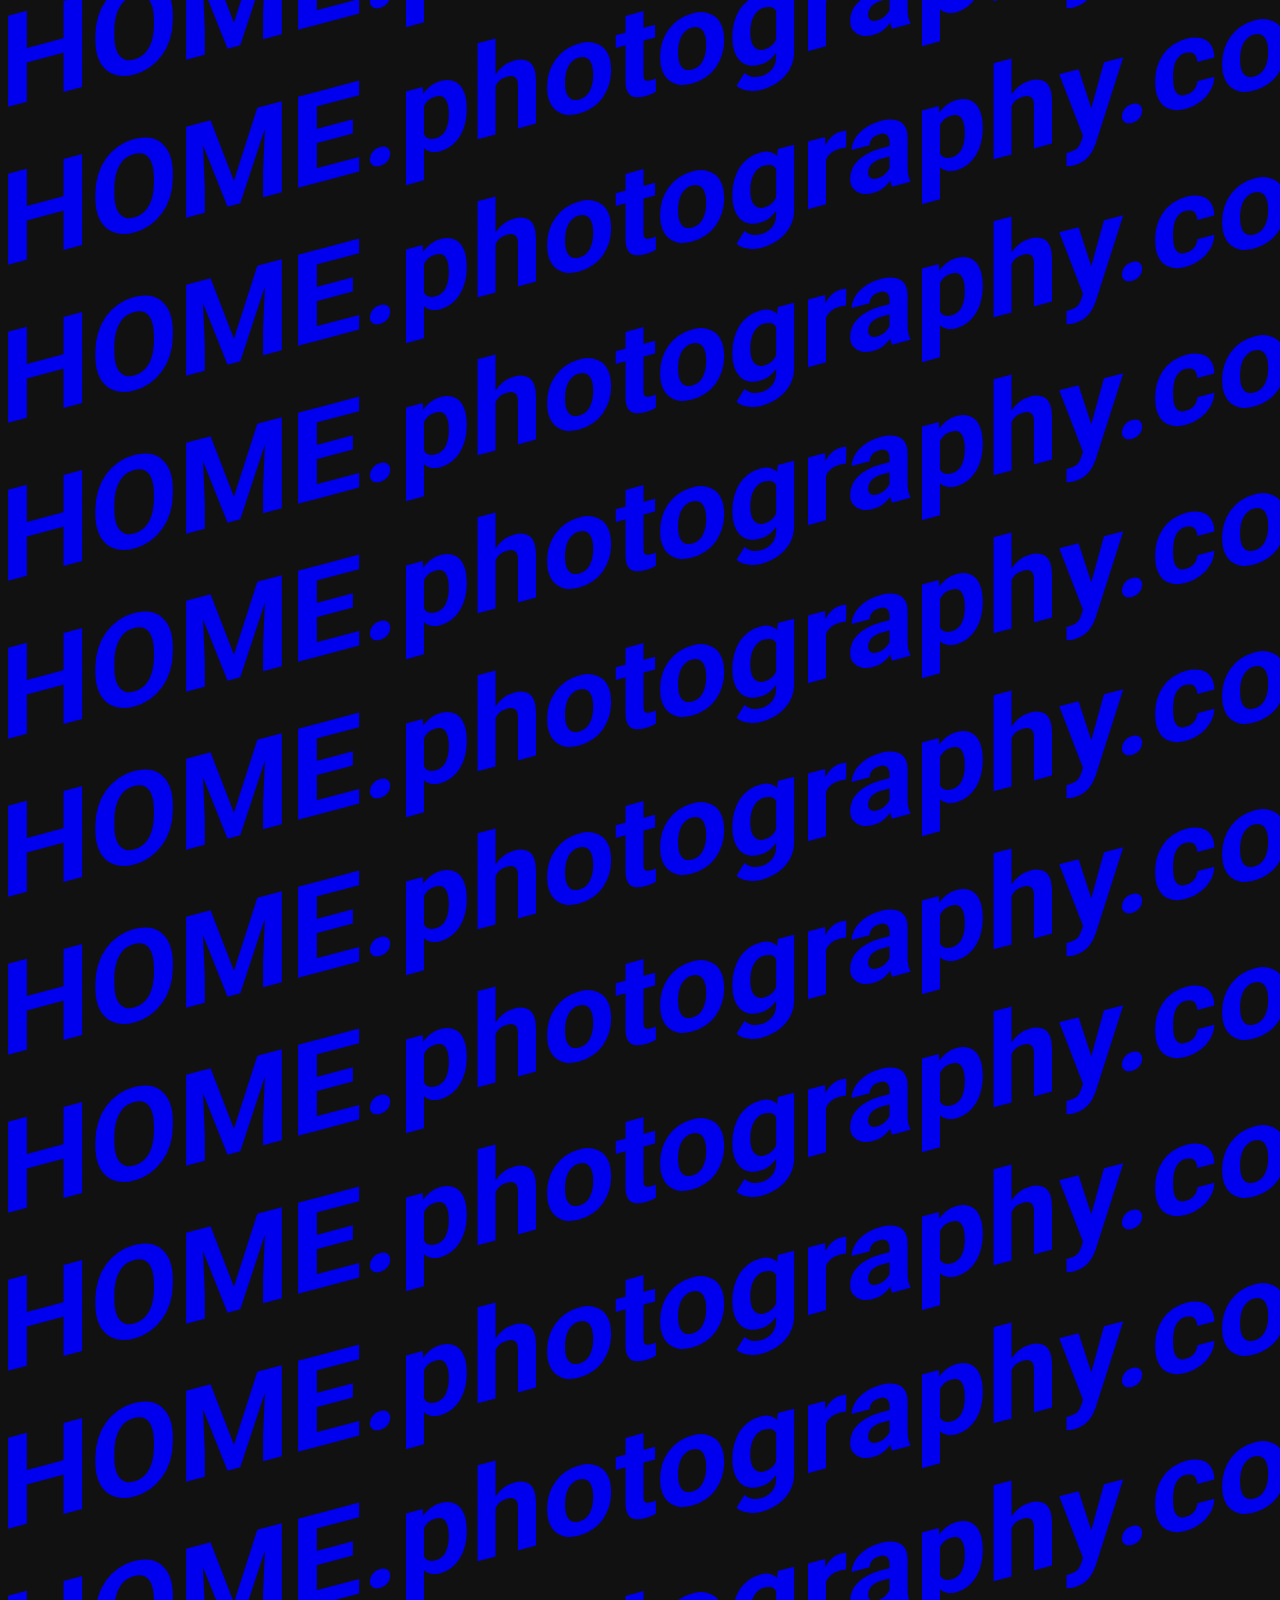
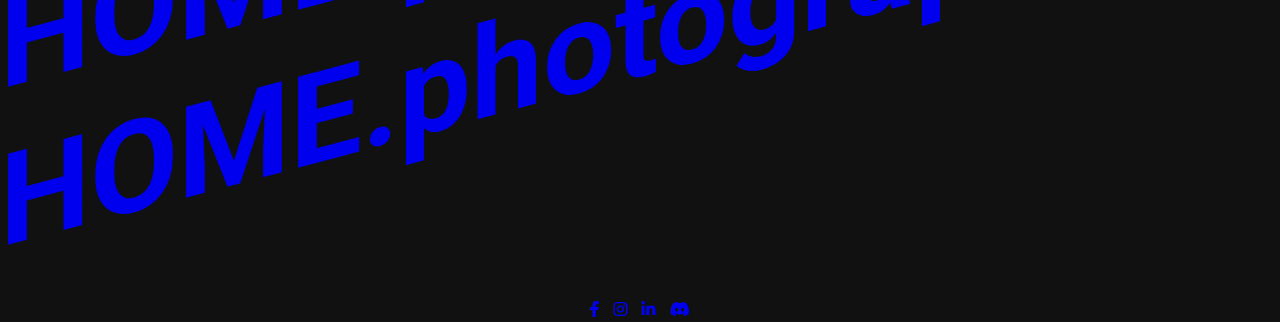
<file: index.html>
<!DOCTYPE html>
<html lang="en">
  <head>
    <meta charset="UTF-8" />
    <meta http-equiv="X-UA-Compatible" content="IE=edge" />
    <meta name="viewport" content="width=device-width, initial-scale=1.0" />
    <title>PortFolio</title>
    <link href="porject_two_style.css" rel="stylesheet" />
    <link
      rel="stylesheet"
      href="https://cdnjs.cloudflare.com/ajax/libs/font-awesome/6.0.0/css/all.min.css"
      integrity="sha512-9usAa10IRO0HhonpyAIVpjrylPvoDwiPUiKdWk5t3PyolY1cOd4DSE0Ga+ri4AuTroPR5aQvXU9xC6qOPnzFeg=="
      crossorigin="anonymous"
      referrerpolicy="no-referrer"/>
  </head>
  <body>
    <!-- <section>
      <div class="layer1"></div>
      <div class="layer2">
        <nav>
          <a href="#" href="project_two.html">
            <img src="\images\image-removebg-preview.png" />
          </a>
          <div class="nav-link" onclick="hideMenu()">
            <i onclick="hideMenu()"></i>
            <ul>
              <li><a href="#" href="">Social</a></li>
              <li><a href="#" href="">Hobbies</a></li>
              <li><a href="#" href="">Photos</a></li>
              <li><a href="#" href="">About</a></li>
            </ul>
            <i onclick="showMenu()"></i>
            <div class="card">
          
              
            </div>
          </div>
        </nav>
      </div>
    </section> -->
    <section class="image">
      <div class="text">
        <h2 style="--i:0.5"><a href="project_two.html">HOME.</a><a href="photography.html">photography.</a><a href="coding.html">coding.</a><a href="contact_us.html">contact us.</a><a href="#">HOME.</a>
          <a href="photography.html">photography.</a><a href="coding.html">coding.</a><a href="#">HOME.</a><a href="photography.html">photography.</a><a href="coding.html">coding.</a><a href="contact_us.html">contact us.</a><a href="#">HOME.</a>
          <a href="photography.html">photography.</a><a href="coding.html">coding.</a><a href="#">HOME.</a><a href="photography.html">photography.</a><a href="coding.html">coding.</a><a href="contact_us.html">contact us.</a><a href="#">HOME.</a>
          <a href="photography.html">photography.</a><a href="coding.html">coding.</a><a href="#">HOME.</a><a href="photography.html">photography.</a><a href="coding.html">coding.</a><a href="contact_us.html">contact us.</a><a href="#">HOME.</a>
          <a href="photography.html">photography.</a><a href="coding.html">coding.</a><a href="#">HOME.</a><a href="photography.html">photography.</a><a href="coding.html">coding.</a><a href="contact_us.html">contact us.</a><a href="#">HOME.</a>
          <a href="photography.html">photography.</a><a href="coding.html">coding.</a><a href="#">HOME.</a><a href="photography.html">photography.</a><a href="coding.html">coding.</a><a href="contact_us.html">contact us.</a><a href="#">HOME.</a>
          <a href="photography.html">photography.</a><a href="coding.html">coding.</a></h2>
          <h2 style="--i:2.0"><a href="#">HOME.</a><a href="photography.html">photography.</a><a href="coding.html">coding.</a><a href="contact_us.html">contact us.</a><a href="#">HOME.</a>
            <a href="photography.html">photography.</a><a href="coding.html">coding.</a><a href="#">HOME.</a><a href="photography.html">photography.</a><a href="coding.html">coding.</a><a href="contact_us.html">contact us.</a><a href="#">HOME.</a>
            <a href="photography.html">photography.</a><a href="coding.html">coding.</a><a href="#">HOME.</a><a href="photography.html">photography.</a><a href="coding.html">coding.</a><a href="contact_us.html">contact us.</a><a href="#">HOME.</a>
            <a href="photography.html">photography.</a><a href="coding.html">coding.</a><a href="#">HOME.</a><a href="photography.html">photography.</a><a href="coding.html">coding.</a><a href="contact_us.html">contact us.</a><a href="#">HOME.</a>
            <a href="photography.html">photography.</a><a href="coding.html">coding.</a><a href="#">HOME.</a><a href="photography.html">photography.</a><a href="coding.html">coding.</a><a href="contact_us.html">contact us.</a><a href="#">HOME.</a>
            <a href="photography.html">photography.</a><a href="coding.html">coding.</a><a href="#">HOME.</a><a href="photography.html">photography.</a><a href="coding.html">coding.</a><a href="contact_us.html">contact us.</a><a href="#">HOME.</a>
            <a href="photography.html">photography.</a><a href="coding.html">coding.</a></h2>
            <h2 style="--i:5.5"><a href="#">HOME.</a><a href="photography.html">photography.</a><a href="coding.html">coding.</a><a href="contact_us.html">contact us.</a><a href="#">HOME.</a>
              <a href="photography.html">photography.</a><a href="coding.html">coding.</a><a href="#">HOME.</a><a href="photography.html">photography.</a><a href="coding.html">coding.</a><a href="contact_us.html">contact us.</a><a href="#">HOME.</a>
              <a href="photography.html">photography.</a><a href="coding.html">coding.</a><a href="#">HOME.</a><a href="photography.html">photography.</a><a href="coding.html">coding.</a><a href="contact_us.html">contact us.</a><a href="#">HOME.</a>
              <a href="photography.html">photography.</a><a href="coding.html">coding.</a><a href="#">HOME.</a><a href="photography.html">photography.</a><a href="coding.html">coding.</a><a href="contact_us.html">contact us.</a><a href="#">HOME.</a>
              <a href="photography.html">photography.</a><a href="coding.html">coding.</a><a href="#">HOME.</a><a href="photography.html">photography.</a><a href="coding.html">coding.</a><a href="contact_us.html">contact us.</a><a href="#">HOME.</a>
              <a href="photography.html">photography.</a><a href="coding.html">coding.</a></h2>
              <h2 style="--i:3.0"><a href="#">HOME.</a><a href="photography.html">photography.</a><a href="coding.html">coding.</a><a href="contact_us.html">contact us.</a><a href="#">HOME.</a>
                <a href="photography.html">photography.</a><a href="coding.html">coding.</a><a href="#">HOME.</a><a href="photography.html">photography.</a><a href="coding.html">coding.</a><a href="contact_us.html">contact us.</a><a href="#">HOME.</a>
                <a href="photography.html">photography.</a><a href="coding.html">coding.</a><a href="#">HOME.</a><a href="photography.html">photography.</a><a href="coding.html">coding.</a><a href="contact_us.html">contact us.</a><a href="#">HOME.</a>
                <a href="photography.html">photography.</a><a href="coding.html">coding.</a><a href="#">HOME.</a><a href="photography.html">photography.</a><a href="coding.html">coding.</a><a href="contact_us.html">contact us.</a><a href="#">HOME.</a>
                <a href="photography.html">photography.</a><a href="coding.html">coding.</a><a href="#">HOME.</a><a href="photography.html">photography.</a><a href="coding.html">coding.</a><a href="contact_us.html">contact us.</a><a href="#">HOME.</a>
                <a href="photography.html">photography.</a><a href="coding.html">coding.</a></h2>
                <h2 style="--i:6.5"><a href="#">HOME.</a><a href="photography.html">photography.</a><a href="coding.html">coding.</a><a href="contact_us.html">contact us.</a><a href="#">HOME.</a>
                  <a href="photography.html">photography.</a><a href="coding.html">coding.</a><a href="#">HOME.</a><a href="photography.html">photography.</a><a href="coding.html">coding.</a><a href="contact_us.html">contact us.</a><a href="#">HOME.</a>
                  <a href="photography.html">photography.</a><a href="coding.html">coding.</a><a href="#">HOME.</a><a href="photography.html">photography.</a><a href="coding.html">coding.</a><a href="contact_us.html">contact us.</a><a href="#">HOME.</a>
                  <a href="photography.html">photography.</a><a href="coding.html">coding.</a><a href="#">HOME.</a><a href="photography.html">photography.</a><a href="coding.html">coding.</a><a href="contact_us.html">contact us.</a><a href="#">HOME.</a>
                  <a href="photography.html">photography.</a><a href="coding.html">coding.</a></h2>
                  <h2 style="--i:2.0"><a href="#">HOME.</a><a href="photography.html">photography.</a><a href="coding.html">coding.</a><a href="contact_us.html">contact us.</a><a href="#">HOME.</a>
                    <a href="photography.html">photography.</a><a href="coding.html">coding.</a><a href="#">HOME.</a><a href="photography.html">photography.</a><a href="coding.html">coding.</a><a href="contact_us.html">contact us.</a><a href="#">HOME.</a>
                    <a href="photography.html">photography.</a><a href="coding.html">coding.</a><a href="#">HOME.</a><a href="photography.html">photography.</a><a href="coding.html">coding.</a><a href="contact_us.html">contact us.</a><a href="#">HOME.</a>
                    <a href="photography.html">photography.</a><a href="coding.html">coding.</a><a href="#">HOME.</a><a href="photography.html">photography.</a><a href="coding.html">coding.</a><a href="contact_us.html">contact us.</a><a href="#">HOME.</a>
                    <a href="photography.html">photography.</a><a href="coding.html">coding.</a></h2>
                    <h2 style="--i:6.5"><a href="#">HOME.</a><a href="photography.html">photography.</a><a href="coding.html">coding.</a><a href="contact_us.html">contact us.</a><a href="#">HOME.</a>
                      <a href="photography.html">photography.</a><a href="coding.html">coding.</a><a href="#">HOME.</a><a href="photography.html">photography.</a><a href="coding.html">coding.</a><a href="contact_us.html">contact us.</a><a href="#">HOME.</a>
                      <a href="photography.html">photography.</a><a href="coding.html">coding.</a><a href="#">HOME.</a><a href="photography.html">photography.</a><a href="coding.html">coding.</a><a href="contact_us.html">contact us.</a><a href="#">HOME.</a>
                      <a href="photography.html">photography.</a><a href="coding.html">coding.</a><a href="#">HOME.</a><a href="photography.html">photography.</a><a href="coding.html">coding.</a><a href="contact_us.html">contact us.</a><a href="#">HOME.</a>
                      <a href="photography.html">photography.</a><a href="coding.html">coding.</a></h2>
                      <h2 style="--i:3.0"><a href="#">HOME.</a><a href="photography.html">photography.</a><a href="coding.html">coding.</a><a href="contact_us.html">contact us.</a><a href="#">HOME.</a>
                        <a href="photography.html">photography.</a><a href="coding.html">coding.</a><a href="#">HOME.</a><a href="photography.html">photography.</a><a href="coding.html">coding.</a><a href="contact_us.html">contact us.</a><a href="#">HOME.</a>
                        <a href="photography.html">photography.</a><a href="coding.html">coding.</a><a href="#">HOME.</a><a href="photography.html">photography.</a><a href="coding.html">coding.</a><a href="contact_us.html">contact us.</a><a href="#">HOME.</a>
                        <a href="photography.html">photography.</a><a href="coding.html">coding.</a><a href="#">HOME.</a><a href="photography.html">photography.</a><a href="coding.html">coding.</a><a href="contact_us.html">contact us.</a><a href="#">HOME.</a>
                        <a href="photography.html">photography.</a><a href="coding.html">coding.</a><a href="#">HOME.</a><a href="photography.html">photography.</a><a href="coding.html">coding.</a><a href="contact_us.html">contact us.</a><a href="#">HOME.</a>
                        <a href="photography.html">photography.</a><a href="coding.html">coding.</a><a href="#">HOME.</a><a href="photography.html">photography.</a><a href="coding.html">coding.</a><a href="contact_us.html">contact us.</a><a href="#">HOME.</a>
                        <a href="photography.html">photography.</a><a href="coding.html">coding.</a></h2>
                        <h2 style="--i:2.5"><a href="#">HOME.</a><a href="photography.html">photography.</a><a href="coding.html">coding.</a><a href="contact_us.html">contact us.</a><a href="#">HOME.</a>
                          <a href="photography.html">photography.</a><a href="coding.html">coding.</a><a href="#">HOME.</a><a href="photography.html">photography.</a><a href="coding.html">coding.</a><a href="contact_us.html">contact us.</a><a href="#">HOME.</a>
                          <a href="photography.html">photography.</a><a href="coding.html">coding.</a><a href="#">HOME.</a><a href="photography.html">photography.</a><a href="coding.html">coding.</a><a href="contact_us.html">contact us.</a><a href="#">HOME.</a>
                          <a href="photography.html">photography.</a><a href="coding.html">coding.</a><a href="#">HOME.</a><a href="photography.html">photography.</a><a href="coding.html">coding.</a><a href="contact_us.html">contact us.</a><a href="#">HOME.</a>
                          <a href="photography.html">photography.</a><a href="coding.html">coding.</a><a href="#">HOME.</a><a href="photography.html">photography.</a><a href="coding.html">coding.</a><a href="contact_us.html">contact us.</a><a href="#">HOME.</a>
                          <a href="photography.html">photography.</a><a href="coding.html">coding.</a></h2>
                          <h2 style="--i:10.0"><a href="#">HOME.</a><a href="photography.html">photography.</a><a href="coding.html">coding.</a><a href="contact_us.html">contact us.</a><a href="#">HOME.</a>
                            <a href="photography.html">photography.</a><a href="coding.html">coding.</a><a href="#">HOME.</a><a href="photography.html">photography.</a><a href="coding.html">coding.</a><a href="contact_us.html">contact us.</a><a href="#">HOME.</a>
                            <a href="photography.html">photography.</a><a href="coding.html">coding.</a><a href="#">HOME.</a><a href="photography.html">photography.</a><a href="coding.html">coding.</a><a href="contact_us.html">contact us.</a><a href="#">HOME.</a>
                            <a href="photography.html">photography.</a><a href="coding.html">coding.</a><a href="#">HOME.</a><a href="photography.html">photography.</a><a href="coding.html">coding.</a><a href="contact_us.html">contact us.</a><a href="#">HOME.</a>
                            <a href="photography.html">photography.</a><a href="coding.html">coding.</a><a href="#">HOME.</a><a href="photography.html">photography.</a><a href="coding.html">coding.</a><a href="contact_us.html">contact us.</a><a href="#">HOME.</a>
                            <a href="photography.html">photography.</a><a href="coding.html">coding.</a></h2>
                            <h2 style="--i:5.5"><a href="#">HOME.</a><a href="photography.html">photography.</a><a href="coding.html">coding.</a><a href="contact_us.html">contact us.</a><a href="#">HOME.</a>
                              <a href="photography.html">photography.</a><a href="coding.html">coding.</a><a href="#">HOME.</a><a href="photography.html">photography.</a><a href="coding.html">coding.</a><a href="contact_us.html">contact us.</a><a href="#">HOME.</a>
                              <a href="photography.html">photography.</a><a href="coding.html">coding.</a><a href="#">HOME.</a><a href="photography.html">photography.</a><a href="coding.html">coding.</a><a href="contact_us.html">contact us.</a><a href="#">HOME.</a>
                              <a href="photography.html">photography.</a><a href="coding.html">coding.</a><a href="#">HOME.</a><a href="photography.html">photography.</a><a href="coding.html">coding.</a><a href="contact_us.html">contact us.</a><a href="#">HOME.</a>
                              <a href="photography.html">photography.</a><a href="coding.html">coding.</a><a href="#">HOME.</a><a href="photography.html">photography.</a><a href="coding.html">coding.</a><a href="contact_us.html">contact us.</a><a href="#">HOME.</a>
                              <a href="photography.html">photography.</a><a href="coding.html">coding.</a></h2>
                              <h2 style="--i:3.5"><a href="#">HOME.</a><a href="photography.html">photography.</a><a href="coding.html">coding.</a><a href="contact_us.html">contact us.</a><a href="#">HOME.</a>
                                <a href="photography.html">photography.</a><a href="coding.html">coding.</a><a href="#">HOME.</a><a href="photography.html">photography.</a><a href="coding.html">coding.</a><a href="contact_us.html">contact us.</a><a href="#">HOME.</a>
                                <a href="photography.html">photography.</a><a href="coding.html">coding.</a><a href="#">HOME.</a><a href="photography.html">photography.</a><a href="coding.html">coding.</a><a href="contact_us.html">contact us.</a><a href="#">HOME.</a>
                                <a href="photography.html">photography.</a><a href="coding.html">coding.</a><a href="#">HOME.</a><a href="photography.html">photography.</a><a href="coding.html">coding.</a><a href="contact_us.html">contact us.</a><a href="#">HOME.</a>
                                <a href="photography.html">photography.</a><a href="coding.html">coding.</a><a href="#">HOME.</a><a href="photography.html">photography.</a><a href="coding.html">coding.</a><a href="contact_us.html">contact us.</a><a href="#">HOME.</a>
                                <a href="photography.html">photography.</a><a href="coding.html">coding.</a></h2>
                
      </div>
    </section>
    <section class="back">
      <!-- <div class="details">
        <h2>Rushikesh Nimkar<br/><i> </i></h2>
        <div class="row">
          <div class="course-col">
           <h3>Intermediate</h3>
           <p>aisjiajsifjiasjfiaifdjisdjfidsjifjdsifjisdj</p>
         </div>
       
         <div class="course-col">
           <h3>Degree</h3>
           <p></p>
         </div>
        
         <div class="course-col">
           <h3>Post-graduate</h3>
           <p></p>
         </div>
       </div> -->
        <div class="social-icons">
          <a href="https://www.facebook.com/rushikesh.nimkar.3/"><i class="fa-brands fa-facebook-f"></i></a>
          <a  href="https://www.instagram.com/_rushikeshnimkar_3/"><i class="fa-brands fa-instagram"></i></a>
          <a  href="https://www.linkedin.com/feed/"><i class="fa-brands fa-linkedin-in"></i></a>
          <a  href="https://discord.gg/jHGnpAks"><i class="fa-brands fa-discord"></i></a>
        </div>
      </div>
    </section>
    
    <script>
      var navLinks = document.getElementById("navLinks");
      function showMenu() {
        navLinks.style.right = "0";
      }
      function hideMenu() {
        navLinks.style.right = "-200px";
      }
      const position = document.documentElement;
      position.addEventListener("mousemove", e=>{
        position.style.setProperty('--x', e.clientX + 'px');
      })

    </script>
  </body>
</html>
</file>
<file: porject_two_style.css>
/* @import url("https://fonts.googleapis.com/css2?family=Roboto&display=swap"); */

@import url('https://fonts.googleapis.com/css2?family=Roboto&display=swap');

* {
  margin: 0;
  padding: 0;
}

/* .header {
  min-height: 100vh;
  width: 100%;
  background-image: -webkit-linear-gradient(
      rgba(0, 0, 0, 0.89),
      rgba(2, 2, 2, 0.89)
    ),
    url("images/20220119_194617.jpg");
  background-position: center;
  background-size: contain;
  position: relative;
} */
.nav-link {
  flex: 1;
  text-align: right;
}
.nav-link ul li {
  display: inline-block;
  list-style: none;
  padding: 8px 12px;
  position: relative;
}
nav {
  display: flex;
  padding: 1.5%;
  justify-content: space-between;
  align-items: center;
}
nav img {
  width: 150px;
  
}
.nav-link ul li a {
  color: rgb(27, 4, 233);
  text-decoration: none;
  font-size: 20px;
}
.nav-link ul li::after {
  content: "";
  width: 0;
  height: 2px;
  background: #0044ff;
  display: block;
  margin: auto;
  transition: 0.5s;
}
.nav-link ul li:hover::after {
  width: 100%;
}
/* .card {
  position: absolute;
  top: 10%;
  left: 35%;
  transform: translate(50%, 50%);
  width: 300px;
  height: 300px;
  transform-style: preserve-3d;
  perspective: 1000px;
  transition: 5.5s;
}
.card.front {
  position: absolute;
  top: 0;
  left: 0;
  width: 100%;
  height: 100%;
  background: #000;
  backface-visibility: hidden;
  transform: rotateX(0deg);
  transition: 5.5s;
}
.card:hover .front {
  transform: rotateX(-180deg);
}

.card.back {
  position: absolute;
  top: 0;
  left: 0;
  width: 100%;
  height: 100%;
  background: #000;
  backface-visibility: hidden;
  transform: rotateX(180deg);
  transition: 5.5s;
}
.card:hover::after .back {
  transform: rotateX(0deg);
} */
/* section .image{
  position: absolute;
  top: 0;
  left: 0;
  width: 100%;
  height: 100%;
  background-image: url("/images/20201213_141122-01.jpeg");
  background-size: 100%;
  background-attachment: fixed;
  background-position:center;
  transition: 0.5s;
  background-position: 100% 70% ;
  
} */
/* section .layer1{
  position: absolute;
  top: 50%;
  left: 50%;
  transform: translate(-50%,-50%);
  width: 600px;
  height: 400px;
  background: url("/images/20210804_161228-01.jpeg");
  background-size:214%;
  background-attachment: fixed;
  background-position: center;
  background-position: 49.5% 64%;

  z-index: 1;
  transition: 0.5s;
 */

/* 
.layer1:hover ~ .layer2{
  filter:blur(10px);
}
.layer1:hover{
  box-shadow: 0 25px 60px rgba(0,0,0,0.8);
}
.card{
  text-align: center;
}
.back{
  padding-top: 100vh;
} */

section{
  position: relative;
  width: 100%;
  height: 100%;
  overflow: hidden;
  background: #111;

}
.text{
  position: relative;
  transform: skewY(345deg) translateY(-200px);
  animation: animateColor 10s linear infinite;
  font-family: 'Roboto', sans-serif;
}
@keyframes animateColor {
  0%{
    filter: hue-rotate(0deg);
  }
  100%{
    filter: hue-rotate(360deg);
  }
}
a{
  text-decoration: none;
}
.text h2{
  text-decoration: none;
  position: relative;
  width: 100%;
  font-size: 8em;
  color:#fff;
  /* pointer-events: none; */
  line-height: 1em;
  white-space: nowrap;
  transform: translateX(calc(0% - var(--x)*var(--i) ));
  text-shadow: calc(var(--x) 100px  0 rgba(255,255,255,0.1));

}
.text span{
  color: rgb(255, 113, 47);
  margin: 0 10px;
}
.text h2 span:nth-child(even){
  color: transparent;
  -webkit-text-stroke: 2px #fff;
}
/* ---------coding----------------------------- */
.row{
  margin-top: 10%;
  display: flex;
  justify-content: space-between; 
} 
.course-col{
  flex-basis: 31%;
  background: #fff3f3;
  border-radius: 10px;
  margin-bottom: 50%;
  padding: 80px 12px;
  box-sizing: border-box;
  transition: 0.5;
  text-align: center;
}
h3{
  text-align: center;
  font-weight: 600;
  margin: 10px 0;
}
.course-col:hover{
  box-shadow: 0 0 20px 0px rgb(255, 254, 254);
}
h2{
  text-align: center;
  padding-top: 30px;
  color: #fff;
}

.fa-brands{
  margin: 5px;
}
.details{
  background-image: 
  url(images/20201213_141122-01.jpeg);
  background-position: center;
  background-size:cover;
  position: relative;
  
}
.social-icons{
  text-align: center;
}
</file>
